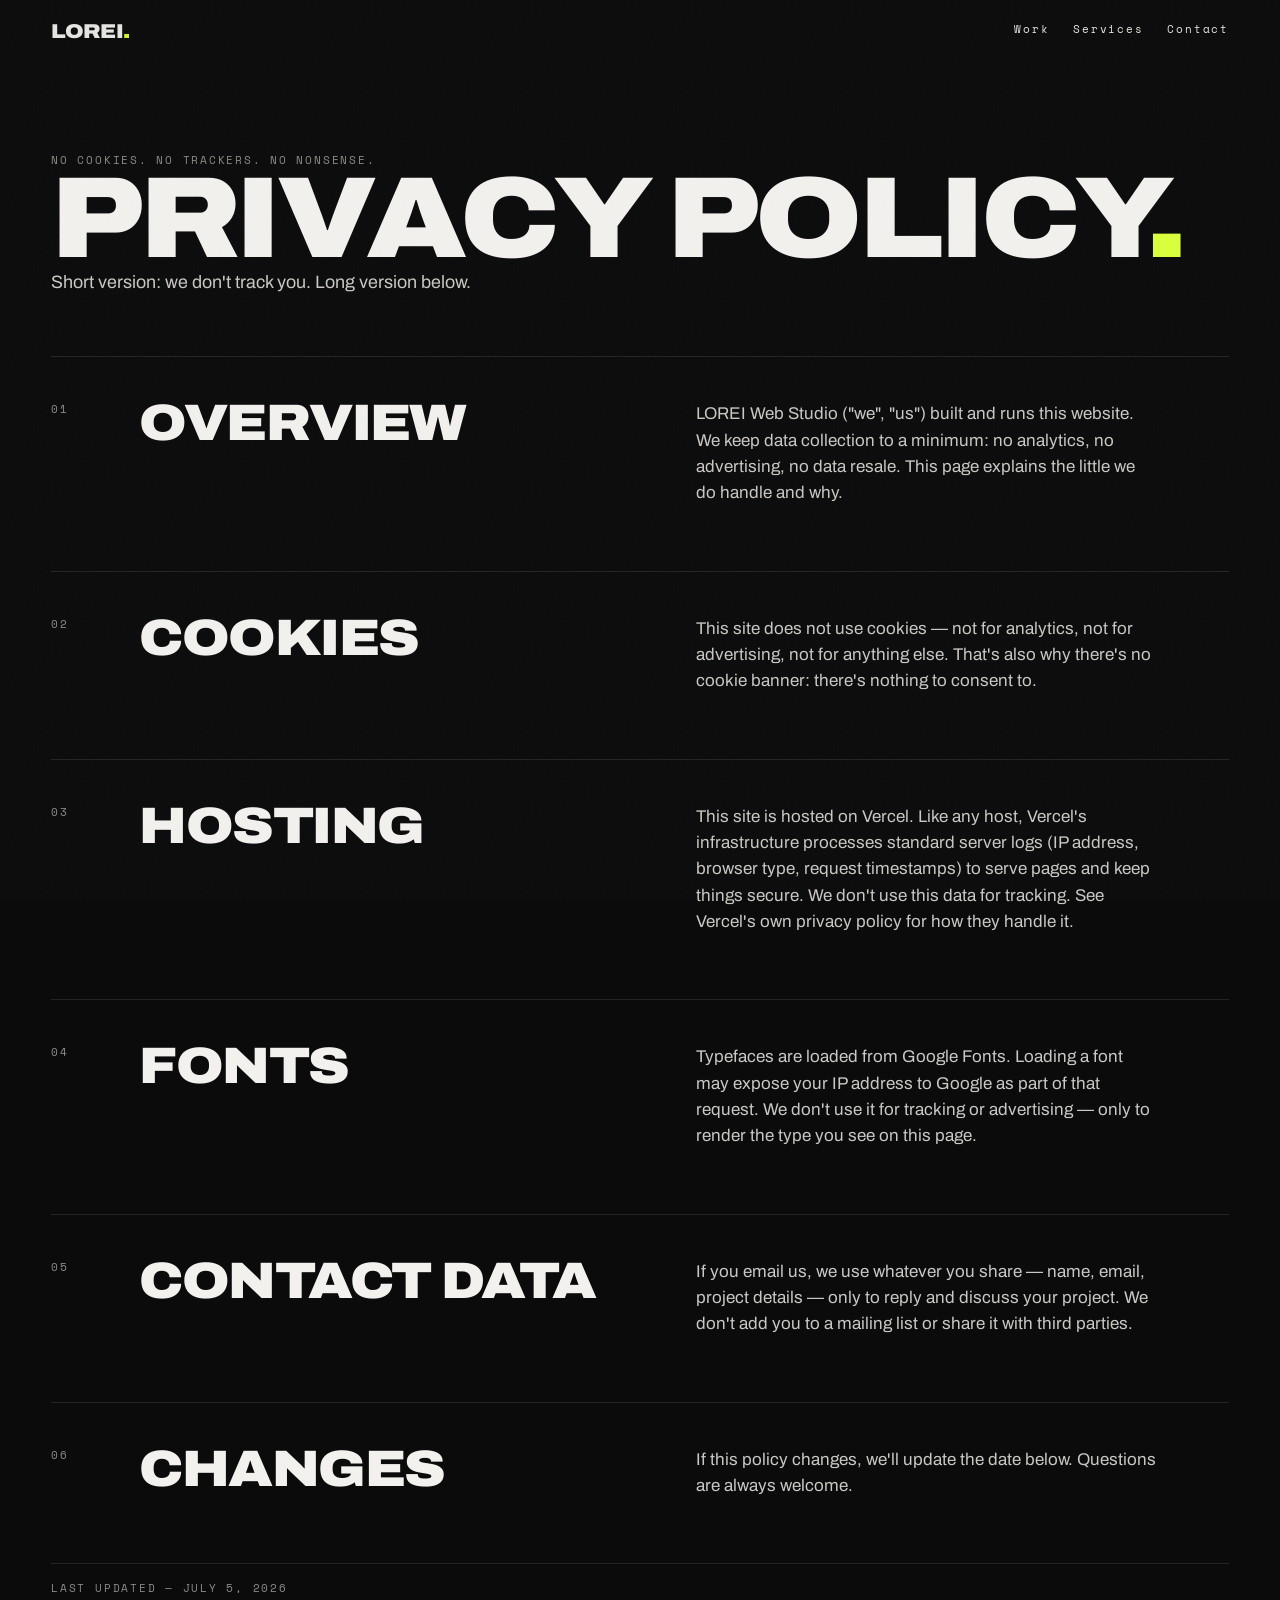
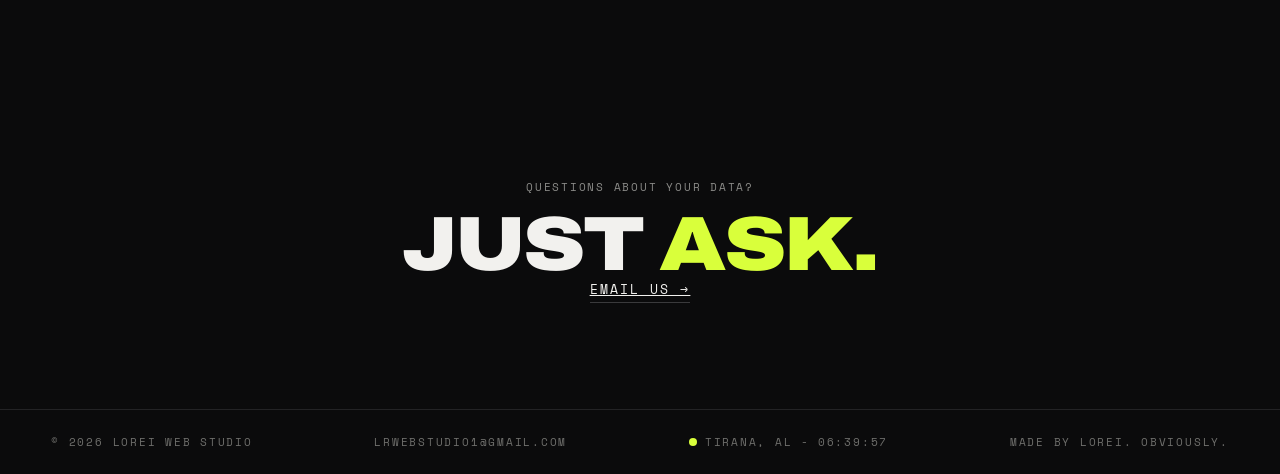
<file: privacy.html>
<!DOCTYPE html>
<html lang="en">
<head>
<meta charset="utf-8">
<meta name="viewport" content="width=device-width, initial-scale=1">
<title>Privacy Policy — LOREI Web Studio</title>
<meta name="description" content="Privacy policy for LOREI Web Studio — how we handle data, hosting on Vercel, and why this site uses no cookies.">
<link rel="icon" type="image/png" href="loreilogo.png">
<link rel="preconnect" href="https://fonts.googleapis.com"><link rel="preconnect" href="https://fonts.gstatic.com" crossorigin>
<link href="https://fonts.googleapis.com/css2?family=Archivo:wdth,wght@62..125,100..900&family=Space+Mono:wght@400;700&display=swap" rel="stylesheet">
<link rel="stylesheet" href="styles.css">
</head>
<body>

<div class="grain on"></div>
<div class="wipe solid" id="wipe"></div>

<nav class="nav fx ac jb">
  <a class="brand" href="index.html" data-nav>LOREI<span class="acc">.</span></a>
  <div class="fx ac gap24 navlinks">
    <a class="nl" href="index.html" data-nav>Work</a>
    <a class="nl" href="index.html" data-nav>Services</a>
    <a class="nl" href="index.html" data-nav>Contact</a>
  </div>
  <button class="burger" id="burger" aria-label="Menu" aria-expanded="false" aria-controls="mnav">
    <span></span><span></span><span></span>
  </button>
</nav>

<div class="mnav" id="mnav">
  <a class="mnl disp" href="index.html" data-nav>Home</a>
  <a class="mnl disp" href="index.html" data-nav>Work</a>
  <a class="mnl disp" href="index.html" data-nav>Services</a>
  <a class="mnl disp" href="index.html" data-nav>Contact</a>
</div>

<section>
  <div class="phead pad">
    <span class="mono dim">No cookies. No trackers. No nonsense.</span>
    <h1 class="ptitle disp" style="font-size:clamp(44px,9vw,150px)">Privacy Policy<span class="acc">.</span></h1>
    <p class="hsub mt16">Short version: we don't track you. Long version below.</p>
  </div>

  <div class="pad" style="padding-bottom:60px">
    <div class="srow">
      <span class="mono dim">01</span>
      <div><h2 class="stitle disp">Overview</h2></div>
      <div><p class="sdesc">LOREI Web Studio ("we", "us") built and runs this website. We keep data collection to a minimum: no analytics, no advertising, no data resale. This page explains the little we do handle and why.</p></div>
    </div>
    <div class="srow">
      <span class="mono dim">02</span>
      <div><h2 class="stitle disp">Cookies</h2></div>
      <div><p class="sdesc">This site does not use cookies — not for analytics, not for advertising, not for anything else. That's also why there's no cookie banner: there's nothing to consent to.</p></div>
    </div>
    <div class="srow">
      <span class="mono dim">03</span>
      <div><h2 class="stitle disp">Hosting</h2></div>
      <div><p class="sdesc">This site is hosted on Vercel. Like any host, Vercel's infrastructure processes standard server logs (IP address, browser type, request timestamps) to serve pages and keep things secure. We don't use this data for tracking. See Vercel's own privacy policy for how they handle it.</p></div>
    </div>
    <div class="srow">
      <span class="mono dim">04</span>
      <div><h2 class="stitle disp">Fonts</h2></div>
      <div><p class="sdesc">Typefaces are loaded from Google Fonts. Loading a font may expose your IP address to Google as part of that request. We don't use it for tracking or advertising — only to render the type you see on this page.</p></div>
    </div>
    <div class="srow">
      <span class="mono dim">05</span>
      <div><h2 class="stitle disp">Contact Data</h2></div>
      <div><p class="sdesc">If you email us, we use whatever you share — name, email, project details — only to reply and discuss your project. We don't add you to a mailing list or share it with third parties.</p></div>
    </div>
    <div class="srow" style="border-bottom:1px solid #232325">
      <span class="mono dim">06</span>
      <div><h2 class="stitle disp">Changes</h2></div>
      <div><p class="sdesc">If this policy changes, we'll update the date below. Questions are always welcome.</p></div>
    </div>
    <p class="mono dim mt16">Last updated — July 5, 2026</p>
  </div>

  <div class="sec pad tc">
    <span class="mono dim">Questions about your data?</span>
    <h2 class="disp m0 mt16" style="font-size:clamp(40px,6vw,100px)">Just <span class="acc">ask.</span></h2>
    <a class="lnk mt16" href="mailto:lrwebstudio1@gmail.com" style="font-size:13px">Email us →</a>
  </div>
</section>

<footer class="foot mono">
  <span>© 2026 LOREI Web Studio</span>
  <span>lrwebstudio1@gmail.com</span>
  <span class="fx ac gap8 nowrap"><span class="dot"></span>Tirana, AL - <span id="clk">--:--:--</span></span>
  <span>Made by LOREI. Obviously.</span>
</footer>

<script src="privacy.js"></script>
</body>
</html>
</file>
<file: styles.css>
:root{
  --acc:#D9FF3B;
  --mspd:26s;
}
html{scroll-behavior:smooth}
body{margin:0;background:#0b0b0c;color:#f2f1ee;font-family:'Archivo',sans-serif;-webkit-font-smoothing:antialiased}

/* layout utilities */
.fx{display:flex}
.ac{align-items:center}
.jb{justify-content:space-between}
.jc{justify-content:center}
.gap8{gap:8px}
.gap12{gap:12px}
.gap24{gap:24px}
.wrap{flex-wrap:wrap}
.nowrap{white-space:nowrap}
.m0{margin:0}
.mt12{margin-top:12px}
.mt16{margin-top:16px}
.tc{text-align:center}

/* type */
.mono{font-family:'Space Mono',monospace;font-size:11px;letter-spacing:.16em;text-transform:uppercase}
.acc{color:var(--acc,#D9FF3B)}
.dim{color:#8b8b88}
.disp{font-weight:900;font-stretch:114%;letter-spacing:-.03em;line-height:.88;text-transform:uppercase}
.pad{padding-left:4vw;padding-right:4vw}

/* nav */
.nav{position:fixed;top:0;left:0;right:0;z-index:80;padding:20px 4vw;mix-blend-mode:difference}
.nl{background:none;border:0;padding:0;color:#f2f1ee;font-family:'Space Mono',monospace;font-size:11px;letter-spacing:.16em;cursor:pointer;border-bottom:1px solid transparent;padding-bottom:3px;text-decoration:none}
.nl.act{border-bottom-color:var(--acc,#D9FF3B)}
.brand{background:none;border:0;padding:0;color:#f2f1ee;font-family:'Archivo';font-weight:900;font-stretch:114%;font-size:20px;letter-spacing:-.02em;cursor:pointer;text-decoration:none}

/* hero */
.hero{min-height:100svh;box-sizing:border-box;display:flex;flex-direction:column;justify-content:space-between;padding-top:110px;padding-bottom:0}
.tl{border-bottom:1px solid #232325;padding-bottom:14px;gap:16px}
.tl span{white-space:nowrap}
.htitle{font-size:clamp(88px,17.6vw,300px);margin:0}
.ovh{overflow:hidden;display:block}
.hl{display:inline-block;animation:rise 1s cubic-bezier(.22,1,.36,1) both}
@keyframes rise{from{transform:translateY(115%) rotate(3deg)}}
.hsub{max-width:520px;font-size:clamp(16px,1.4vw,21px);line-height:1.5;color:#c9c8c4;font-weight:400;margin:0;text-wrap:pretty}
.hbot{padding-bottom:40px}
.dot{width:8px;height:8px;border-radius:50%;background:var(--acc,#D9FF3B);animation:pulse 2s infinite}
@keyframes pulse{50%{opacity:.25}}

/* marquee */
.mq{border-top:1px solid #232325;border-bottom:1px solid #232325;overflow:hidden;padding:16px 0}
.mqi{display:flex;gap:0;width:max-content;animation:mar var(--mspd,26s) linear infinite}
.mqt{font-size:clamp(26px,3.2vw,50px);white-space:nowrap;padding-right:.6em}
.sq{color:var(--acc,#D9FF3B);font-size:.5em;vertical-align:middle;padding:0 .6em}
@keyframes mar{to{transform:translateX(-50%)}}

/* sections */
.sec{padding-top:110px;padding-bottom:110px}
.shead{display:flex;justify-content:space-between;align-items:baseline;flex-wrap:wrap;gap:12px 24px;border-top:1px solid #232325;padding-top:16px;margin-bottom:48px}
.shead .mono{white-space:nowrap}
.lnk{background:none;border:0;padding:0 0 3px 0;color:#f2f1ee;font-family:'Space Mono',monospace;font-size:11px;letter-spacing:.16em;text-transform:uppercase;cursor:pointer;border-bottom:1px solid #3a3a3c;white-space:nowrap}
.lnk:hover{border-bottom-color:var(--acc,#D9FF3B);color:var(--acc,#D9FF3B)}

/* work cards (home) */
.cards{display:grid;grid-template-columns:repeat(3,1fr);gap:22px}
.card{cursor:pointer}
.ph{background:repeating-linear-gradient(45deg,#151516 0 10px,#0f0f10 10px 20px);border:1px solid #232325;aspect-ratio:2/1;display:flex;align-items:center;justify-content:center;transition:border-color .3s;overflow:hidden}
.card:hover .ph{border-color:var(--acc,#D9FF3B)}
.phl{color:#5c5c5a;text-align:center;padding:0 16px}
.ph img{width:100%;height:100%;object-fit:cover;object-position:top;display:block}
.cmeta{display:flex;justify-content:space-between;margin-top:14px}
.cname{font-size:clamp(20px,1.8vw,28px);transition:color .3s}
.card:hover .cname{color:var(--acc,#D9FF3B)}

/* work list (work page) */
.plist{border-bottom:1px solid #232325}
.prow{display:grid;grid-template-columns:64px 1.7fr 1fr auto;align-items:center;gap:18px;padding:28px 4vw;border-top:1px solid #232325;cursor:pointer;transition:background .25s,color .25s}
.pname{font-size:clamp(26px,3.8vw,58px);margin:0}
.parr{font-size:clamp(20px,2vw,30px);opacity:0;transform:translateX(-10px);transition:.3s}
@media(hover:hover){
  .prow:hover{background:var(--acc,#D9FF3B);color:#0b0b0c}
  .prow:hover .dim{color:#0b0b0c}
  .prow:hover .parr{opacity:1;transform:none}
}
.rowimg{grid-column:1/-1;overflow:hidden;height:0;margin-top:0;transition:height .5s cubic-bezier(.22,1,.36,1),margin-top .5s cubic-bezier(.22,1,.36,1)}
.rowimg img{width:100%;aspect-ratio:2/1;object-fit:cover;display:block;border:1px solid var(--acc,#D9FF3B);opacity:0;transform:scale(1.06);transition:opacity .5s ease .05s,transform .6s cubic-bezier(.22,1,.36,1) .05s}

.lightbox{position:fixed;inset:0;z-index:98;background:rgba(11,11,12,.97);display:flex;align-items:center;justify-content:center;padding:80px 6vw 40px;opacity:0;pointer-events:none;transition:opacity .35s ease}
.lightbox.open{opacity:1;pointer-events:auto}
.lightbox img{width:100%;max-height:70svh;object-fit:contain;border:1px solid var(--acc,#D9FF3B);opacity:0;transform:scale(.94);transition:opacity .4s ease .05s,transform .45s cubic-bezier(.22,1,.36,1) .05s}
.lightbox.open img{opacity:1;transform:scale(1)}
.lbtitle{position:absolute;top:28px;left:6vw;opacity:0;transition:opacity .3s ease .1s}
.lightbox.open .lbtitle{opacity:1}
.lbclose{position:absolute;top:18px;right:4vw;background:none;border:0;color:#f2f1ee;font-size:32px;line-height:1;cursor:pointer;padding:10px}
.rowimg.in img{opacity:1;transform:scale(1)}

/* services rows */
.srow{display:grid;grid-template-columns:64px 1fr 1fr;gap:24px;border-top:1px solid #232325;padding:44px 0;align-items:start}
.stitle{font-size:clamp(30px,4vw,62px);margin:0}
.sdesc{color:#c9c8c4;line-height:1.55;font-size:17px;max-width:460px;margin:0 0 20px;text-wrap:pretty}
.stags{display:flex;flex-wrap:wrap;gap:8px}
.tag{border:1px solid #333335;padding:6px 12px;border-radius:999px;color:#a5a4a1;font-family:'Space Mono',monospace;font-size:10px;letter-spacing:.12em;text-transform:uppercase;white-space:nowrap}

/* home service teaser rows */
.trow{display:grid;grid-template-columns:64px 1fr auto;gap:24px;border-top:1px solid #232325;padding:30px 0;align-items:center;cursor:pointer;transition:padding-left .3s}
.trow:hover{padding-left:14px}
.trow:hover .stitle{color:var(--acc,#D9FF3B)}
.trow .stitle{transition:color .3s}

/* page headers */
.ptitle{font-size:clamp(72px,14vw,230px);margin:0}
.phead{padding-top:150px;padding-bottom:60px}
.sup{font-family:'Space Mono',monospace;font-size:clamp(12px,1.2vw,18px);letter-spacing:.1em;color:var(--acc,#D9FF3B);vertical-align:super;font-weight:400;font-stretch:100%}

/* contact */
.mail{color:#f2f1ee;text-decoration:none;font-family:'Archivo';font-weight:900;font-stretch:114%;letter-spacing:-.02em;font-size:clamp(26px,5.4vw,88px);line-height:1;background:linear-gradient(var(--acc,#D9FF3B),var(--acc,#D9FF3B)) left bottom/0% 4px no-repeat;transition:background-size .5s cubic-bezier(.22,1,.36,1);word-break:break-all}
.mail:hover{background-size:100% 4px}
.cgrid{display:grid;grid-template-columns:1fr 1fr;gap:40px;margin-top:80px;border-top:1px solid #232325;padding-top:28px}
.lg{width:200px;opacity:.9}

/* footer */
.foot{display:flex;justify-content:space-between;gap:16px;flex-wrap:wrap;border-top:1px solid #232325;padding:24px 4vw}
.foot span{color:#6f6f6c}

/* transitions / overlays */
.wipe{position:fixed;inset:0;background:#131314;z-index:90;transform:scaleY(0);pointer-events:none}
.wipe.solid{transform:scaleY(1)}
.wipe.on{transform-origin:bottom;animation:cover .48s cubic-bezier(.76,0,.24,1) forwards}
.wipe.out{transform-origin:top;animation:uncover .6s cubic-bezier(.76,0,.24,1) forwards}
@keyframes cover{to{transform:scaleY(1)}}
@keyframes uncover{from{transform:scaleY(1)}to{transform:scaleY(0)}}
.grain{position:fixed;inset:0;z-index:70;pointer-events:none;opacity:0;background:url("data:image/svg+xml,%3Csvg xmlns='http://www.w3.org/2000/svg' width='160' height='160'%3E%3Cfilter id='n'%3E%3CfeTurbulence type='fractalNoise' baseFrequency='0.9' numOctaves='2'/%3E%3C/filter%3E%3Crect width='160' height='160' filter='url(%23n)' opacity='0.55'/%3E%3C/svg%3E")}
.grain.on{opacity:.06}
.rv{opacity:0;transform:translateY(28px);transition:opacity .8s,transform .8s cubic-bezier(.22,1,.36,1)}
.rv.in{opacity:1;transform:none}

/* preloader */
.pre{position:fixed;inset:0;background:#0b0b0c;z-index:100;display:flex;align-items:flex-end;justify-content:space-between;padding:3vw 4vw;transition:transform .7s cubic-bezier(.76,0,.24,1)}
.pre.done{transform:translateY(-101%)}
.pren{font-size:clamp(80px,14vw,220px);line-height:.8}

/* magnetic buttons */
.mag{display:inline-block;will-change:transform}

/* custom cursor */
.cur{position:fixed;top:0;left:0;width:12px;height:12px;border-radius:50%;background:#fff;mix-blend-mode:difference;z-index:99;pointer-events:none;margin:-6px 0 0 -6px;transition:width .25s,height .25s,margin .25s;display:none}
.hascur .cur{display:block}
.cur.big{width:56px;height:56px;margin:-28px 0 0 -28px}
.hascur{cursor:none}
.hascur button{cursor:none}
.hascur a{cursor:none}

/* burger + mobile nav overlay */
.burger{display:none;position:relative;z-index:96;background:none;border:0;padding:8px;margin:-8px;cursor:pointer;flex-direction:column;justify-content:center;gap:5px;width:36px;height:36px}
.burger span{display:block;width:100%;height:2px;background:#f2f1ee;transition:transform .3s cubic-bezier(.22,1,.36,1),opacity .3s}
.burger.open span:nth-child(1){transform:translateY(7px) rotate(45deg)}
.burger.open span:nth-child(2){opacity:0}
.burger.open span:nth-child(3){transform:translateY(-7px) rotate(-45deg)}

.mnav{position:fixed;inset:0;z-index:75;background:#0b0b0c;display:flex;flex-direction:column;align-items:center;justify-content:center;gap:6vw;transform:translateY(-100%);transition:transform .5s cubic-bezier(.76,0,.24,1);pointer-events:none}
.mnav.open{transform:translateY(0);pointer-events:auto}
.mnl{background:none;border:0;padding:0;color:#f2f1ee;font-size:clamp(36px,11vw,64px);cursor:pointer;transition:color .25s}
.mnl:hover,.mnl:active{color:var(--acc,#D9FF3B)}
body.noscroll{overflow:hidden}

@media(max-width:900px){
  .cards{grid-template-columns:1fr}
  .srow{display:block;padding:32px 0}
  .srow>span{display:inline-block;margin-bottom:10px}
  .srow .stitle{margin-bottom:10px}
  .prow{grid-template-columns:44px 1fr auto}
  .prow .pmeta{display:none}
  .cgrid{grid-template-columns:1fr}
  .hsub{max-width:100%}
  .navlinks{display:none}
  .burger{display:flex}
}

@media(hover:none),(pointer:coarse){
  .hascur .cur{display:none}
  .hascur{cursor:auto}
  .hascur button,.hascur a{cursor:pointer}
}

@media(max-width:520px){
  .htitle{font-size:clamp(58px,20vw,300px)}
  .tl{align-items:flex-start;flex-direction:column;gap:8px}
  .phead{padding-top:110px;padding-bottom:40px}
  .sec{padding-top:64px;padding-bottom:64px}
  .foot{flex-direction:column;align-items:flex-start;gap:10px}
  .cgrid{gap:24px;margin-top:48px}
  .lg{width:140px}
  .prow{grid-template-columns:32px 1fr auto;gap:10px;padding:22px 4vw}
  .pname{font-size:clamp(22px,7vw,58px)}
}
</file>
